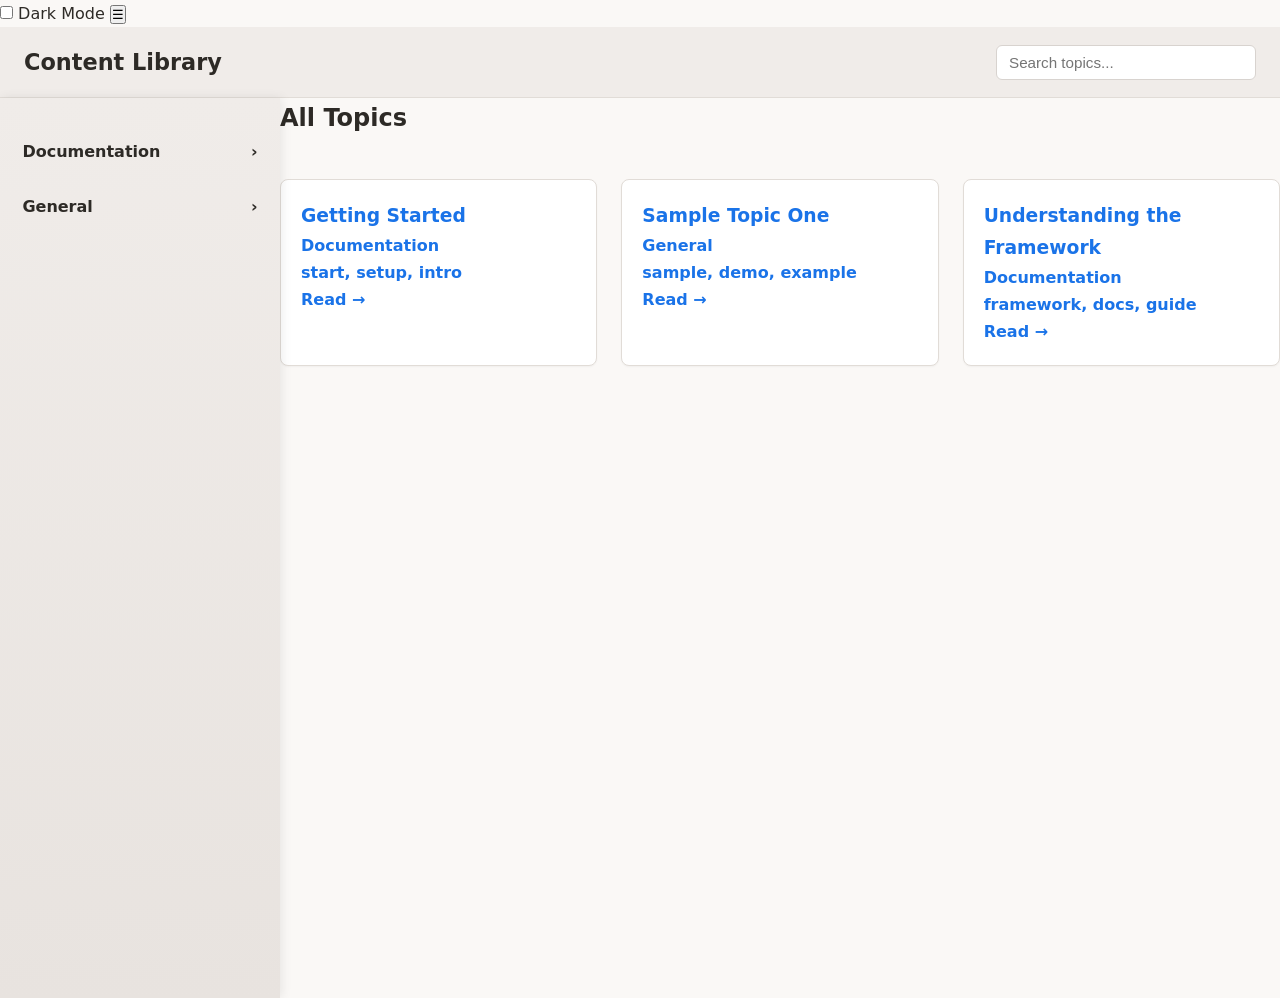
<file: content-site-template/index.html>
<!DOCTYPE html>
<html lang="en">

<head>
    <meta charset="UTF-8" />
    <meta name="viewport" content="width=device-width, initial-scale=1.0" />
    <title>Content Library</title>

    <!-- Design System + Layout -->
    <link rel="stylesheet" href="styles/content.css" />
</head>

<body class="homepage">

    <!-- Dark Mode Toggle -->
    <label class="dark-toggle">
        <input type="checkbox" id="darkModeToggle" />
        <span>Dark Mode</span>
    </label>

    <!-- Mobile Sidebar Toggle -->
    <button id="sidebarToggle" class="sidebar-toggle">☰</button>

    <!-- Header -->
    <header class="site-header">
        <h1>Content Library</h1>
        <input id="searchInput" type="text" placeholder="Search topics..." aria-label="Search all content" />
    </header>

    <!-- Layout Grid -->
    <div class="layout">

        <!-- Sidebar Navigation -->
        <aside class="sidebar" id="navSidebar"></aside>

        <!-- Main Content -->
        <main class="content-area">
            <h2>All Topics</h2>

            <!-- Card Grid -->
            <div id="cardContainer" class="card-grid"></div>

            <!-- Pagination -->
            <div id="pagination"></div>
        </main>
    </div>

    <!-- Mobile Sidebar Overlay -->
    <div id="sidebarOverlay"></div>

    <!-- Framework Engine -->
    <script src="scripts/content.js"></script>
</body>

</html>
</file>
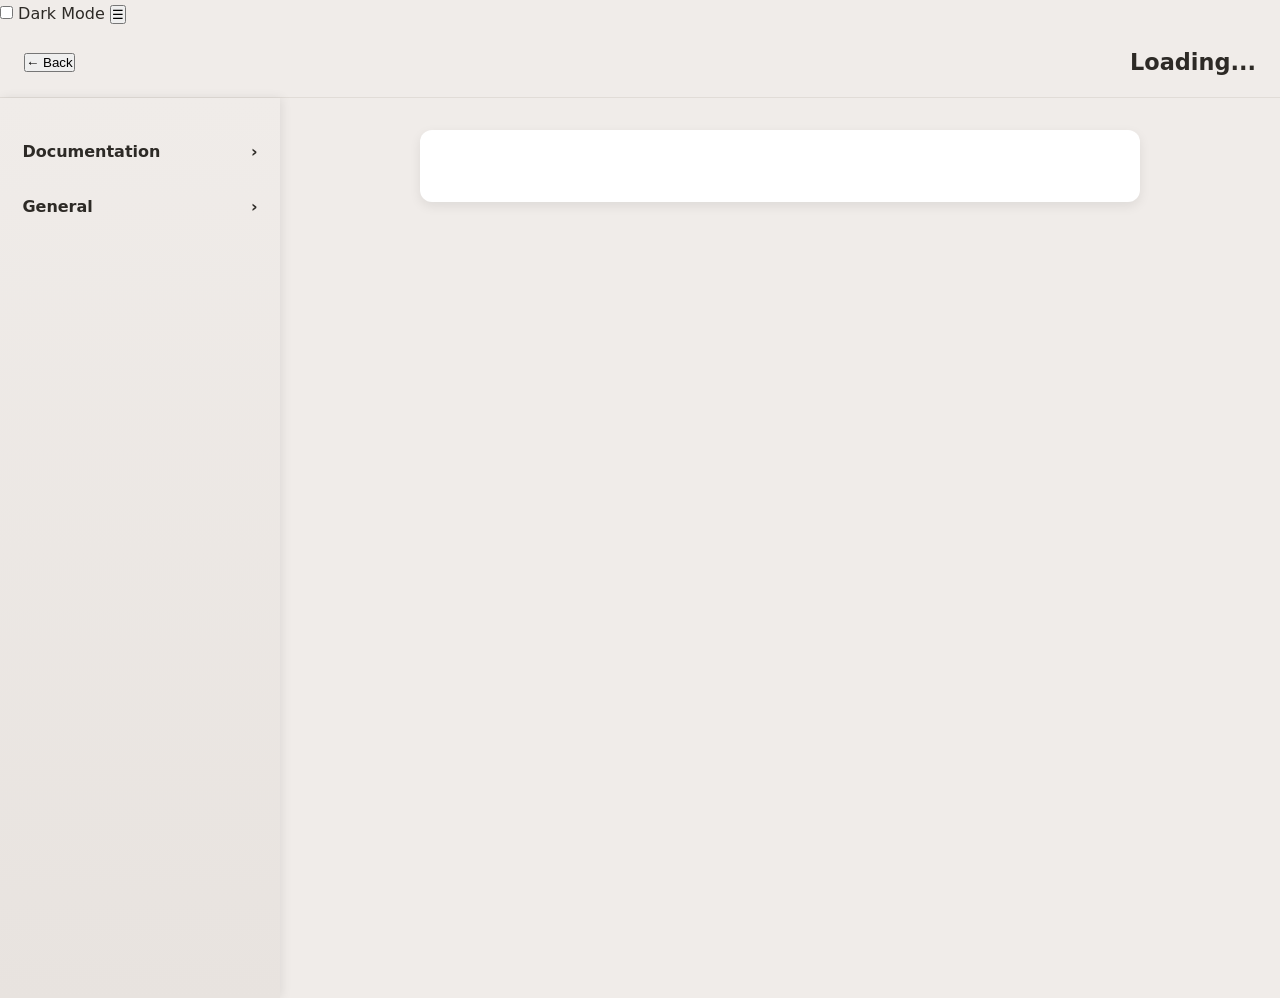
<file: content-site-template/page.html>
<!DOCTYPE html>
<html lang="en">

<head>
    <meta charset="UTF-8" />
    <meta name="viewport" content="width=device-width, initial-scale=1.0" />
    <title>Content Viewer</title>

    <!-- Design System + Layout -->
    <link rel="stylesheet" href="styles/content.css" />
</head>

<body class="content-page">

    <!-- Dark Mode Toggle -->
    <label class="dark-toggle">
        <input type="checkbox" id="darkModeToggle" />
        <span>Dark Mode</span>
    </label>

    <!-- Mobile Sidebar Toggle -->
    <button id="sidebarToggle" class="sidebar-toggle">☰</button>

    <!-- Header -->
    <header class="site-header">
        <button class="back-button" onclick="history.back()">← Back</button>
        <h1 id="pageTitle">Loading...</h1>
    </header>

    <!-- Layout Grid -->
    <div class="layout">

        <!-- Sidebar Navigation -->
        <aside class="sidebar" id="navSidebar"></aside>

        <!-- Main Content Area -->
        <main class="content-area">

            <!-- Reading Card Wrapper -->
            <div id="contentCard">

                <!-- Markdown Content -->
                <article id="contentDisplay">
                    <!-- Markdown will be injected here -->
                </article>

                <!-- Related Items -->
                <section class="related" id="relatedItems">
                    <!-- Related items will be injected here -->
                </section>

            </div>
        </main>
    </div>

    <!-- Mobile Sidebar Overlay -->
    <div id="sidebarOverlay"></div>

    <!-- Framework Engine -->
    <script src="scripts/content.js"></script>
</body>

</html>
</file>
<file: content-site-template/styles/content.css>
/* ============================================================
   DESIGN SYSTEM — TOKENS
============================================================ */

:root
{
    /* Surfaces (warm neutral) */
    --surface: #faf8f6;
    --surface-alt: #f0ece9;
    --surface-hover: #e8e3df;

    /* Sidebar gradient */
    --sidebar-bg: linear-gradient(180deg, #f0ece9 0%, #e8e3df 100%);

    /* Borders */
    --border-subtle: #e1dcd7;
    --border: #d8d3cf;
    --border-strong: #c7c2bd;

    /* Text */
    --text: #2d2a26;
    --text-muted: #6a6560;
    --text-soft: #8a847f;

    /* Accent */
    --accent: #1a73e8;
    --accent-hover: #155fc2;

    /* Shadows */
    --shadow-s: 0 1px 2px rgba(0, 0, 0, 0.04);
    --shadow-m: 0 2px 6px rgba(0, 0, 0, 0.06);
    --shadow-l: 0 4px 12px rgba(0, 0, 0, 0.08);

    /* Radii */
    --radius-s: 6px;
    --radius-m: 8px;
    --radius-l: 12px;

    /* Typography */
    --font-ui: "Inter", system-ui, -apple-system, BlinkMacSystemFont, "Segoe UI", sans-serif;
    --font-reading: Georgia, "Times New Roman", serif;

    --font-size-base: 16px;
    --font-size-body: 1.06rem;
    --font-size-small: 0.9rem;
    --font-size-label: 0.85rem;
    --font-size-h1: 2rem;
    --font-size-h2: 1.5rem;
    --font-size-h3: 1.25rem;

    --line-height-body: 1.7;
    --line-height-tight: 1.3;
}

body.dark
{
    --surface: #1b1b1b;
    --surface-alt: #242424;
    --surface-hover: #2b2b2b;

    --sidebar-bg: linear-gradient(180deg, #1f1f1f 0%, #252525 100%);

    --border-subtle: #333;
    --border: #3d3d3d;
    --border-strong: #4a4a4a;

    --text: #e6e6e6;
    --text-muted: #b5b5b5;
    --text-soft: #9a9a9a;

    --accent: #9bbcff;
    --accent-hover: #c2d5ff;

    --shadow-s: 0 1px 2px rgba(0, 0, 0, 0.4);
    --shadow-m: 0 2px 6px rgba(0, 0, 0, 0.5);
    --shadow-l: 0 4px 12px rgba(0, 0, 0, 0.6);
}

/* ============================================================
   RESET & BASE
============================================================ */

*,
*::before,
*::after
{
    margin: 0;
    padding: 0;
    box-sizing: border-box;
}

html
{
    font-size: 100%;
}

body
{
    font-family: var(--font-ui);
    font-size: var(--font-size-base);
    line-height: var(--line-height-body);
    color: var(--text);
    background: var(--surface);
    transition: background 0.3s ease, color 0.3s ease;
}

/* ============================================================
   GLOBAL LINK SYSTEM
============================================================ */

a
{
    color: var(--accent);
    font-weight: 600;
    text-decoration: none;
    transition: color 0.15s ease, text-decoration-color 0.15s ease;
}

a:hover,
a:focus
{
    text-decoration: underline;
    text-decoration-thickness: 2px;
    text-underline-offset: 3px;
    color: var(--accent-hover);
}

body.dark a
{
    color: var(--accent);
}

body.dark a:hover,
body.dark a:focus
{
    color: #ffffff;
}

/* Prevent underline on card hover */
.card:hover a,
.card a:hover
{
    text-decoration: none !important;
}

/* ============================================================
   HEADER
============================================================ */

.site-header
{
    padding: 1rem 1.5rem;
    background: var(--surface-alt);
    border-bottom: 1px solid var(--border-subtle);
    display: flex;
    align-items: center;
    justify-content: space-between;
}

.site-header h1
{
    font-size: 1.4rem;
    font-weight: 600;
}

.site-header input[type="text"]
{
    padding: 0.5rem 0.75rem;
    border-radius: var(--radius-s);
    border: 1px solid var(--border);
    font-size: 0.95rem;
    width: 260px;
}

/* ============================================================
   LAYOUT
============================================================ */

.layout
{
    display: grid;
    grid-template-columns: 280px 1fr;
    min-height: 100vh;
}

@media (max-width: 1024px)
{
    .layout
    {
        grid-template-columns: 1fr;
    }
}

/* ============================================================
   SIDEBAR — navSidebar
============================================================ */

.sidebar
{
    width: 280px;
    background: var(--sidebar-bg);
    padding: 1.25rem 1rem;
    display: flex;
    flex-direction: column;
    gap: 0.25rem;

    position: sticky;
    top: 0;
    height: 100vh;

    box-shadow: 2px 0 10px rgba(0, 0, 0, 0.08);
    overflow-y: auto;
    transition: transform 0.35s ease;
}

/* Mobile slide-in */
@media (max-width: 1024px)
{
    .sidebar
    {
        position: fixed;
        right: 0;
        transform: translateX(100%);
        z-index: 1600;
    }

    .sidebar.open
    {
        transform: translateX(0);
    }
}

/* ============================================================
   SIDEBAR NAVIGATION
============================================================ */

#navSidebar ul
{
    overflow: hidden;
    max-height: 0;
    transition: max-height 0.35s ease;
}

#navSidebar ul:not(.collapsed)
{
    max-height: 500px;
}

.nav-category
{
    font-weight: 600;
    font-size: 1rem;
    margin-top: 1rem;
    cursor: pointer;
    padding: 0.25rem 0.4rem;
    border-radius: var(--radius-s);
    display: flex;
    justify-content: space-between;
    align-items: center;
}

.nav-category:hover
{
    background: var(--surface-hover);
}

.nav-category::after
{
    content: "›";
    transition: transform 0.25s ease;
}

.nav-category.open::after
{
    transform: rotate(90deg);
}

#navSidebar a
{
    display: block;
    padding: 0.4rem 0.5rem;
    margin-left: 0.75rem;
    font-size: 0.9rem;
    color: var(--text-muted);
    border-radius: 4px;
}

#navSidebar a:hover
{
    background: var(--surface-hover);
    border-left: 3px solid var(--accent);
    padding-left: calc(0.5rem - 3px);
}

#navSidebar a.active
{
    background: var(--surface-hover);
    border-left: 3px solid var(--accent);
    padding-left: calc(0.5rem - 3px);
    font-weight: 600;
}

/* ============================================================
   CARD GRID
============================================================ */

.card-grid,
#cardContainer
{
    display: grid;
    grid-template-columns: repeat(auto-fill, minmax(260px, 1fr));
    gap: 1.5rem;
    margin-top: 2.5rem;
}

.card
{
    background: #ffffff;
    border: 1px solid var(--border-subtle);
    border-radius: var(--radius-m);
    padding: 1.25rem;
    box-shadow: var(--shadow-s);
    transition: box-shadow 0.25s ease, transform 0.25s ease;
}

.card:hover
{
    transform: translateY(-4px);
    box-shadow: var(--shadow-l);
}

/* ============================================================
   PAGINATION
============================================================ */

#pagination
{
    margin-top: 2.5rem;
    display: flex;
    justify-content: center;
    gap: 0.5rem;
}

#pagination button
{
    padding: 0.45rem 0.9rem;
    border-radius: 999px;
    border: 1px solid var(--border);
    background: var(--surface);
    cursor: pointer;
}

#pagination button.active
{
    background: var(--accent);
    color: #fff;
    border-color: var(--accent);
}

/* ============================================================
   CONTENT PAGE
============================================================ */

body.content-page
{
    background: var(--surface-alt);
}

#contentCard
{
    max-width: 720px;
    margin: 2rem auto;
    padding: 2.25rem 2.5rem;
    background: #ffffff;
    border-radius: var(--radius-l);
    box-shadow: var(--shadow-l);
}

/* ============================================================
   CONTENT DISPLAY
============================================================ */

#contentDisplay
{
    font-family: var(--font-reading);
    font-size: var(--font-size-body);
    line-height: var(--line-height-body);
}

#contentDisplay h1
{
    font-size: var(--font-size-h1);
    margin-bottom: 1.25rem;
}

#contentDisplay h2
{
    margin-top: 2.5rem;
    margin-bottom: 1rem;
    font-size: var(--font-size-h2);
}

#contentDisplay h3
{
    margin-top: 2rem;
    margin-bottom: 0.75rem;
    font-size: var(--font-size-h3);
}

#contentDisplay p
{
    margin: 1.25rem 0;
}

#contentDisplay ul,
#contentDisplay ol
{
    margin: 1.25rem 0 1.25rem 1.5rem;
}

#contentDisplay blockquote
{
    margin: 1.75rem 0;
    padding: 1rem 1.25rem;
    border-left: 4px solid var(--accent);
    background: var(--surface-alt);
    border-radius: var(--radius-s);
}
</file>
